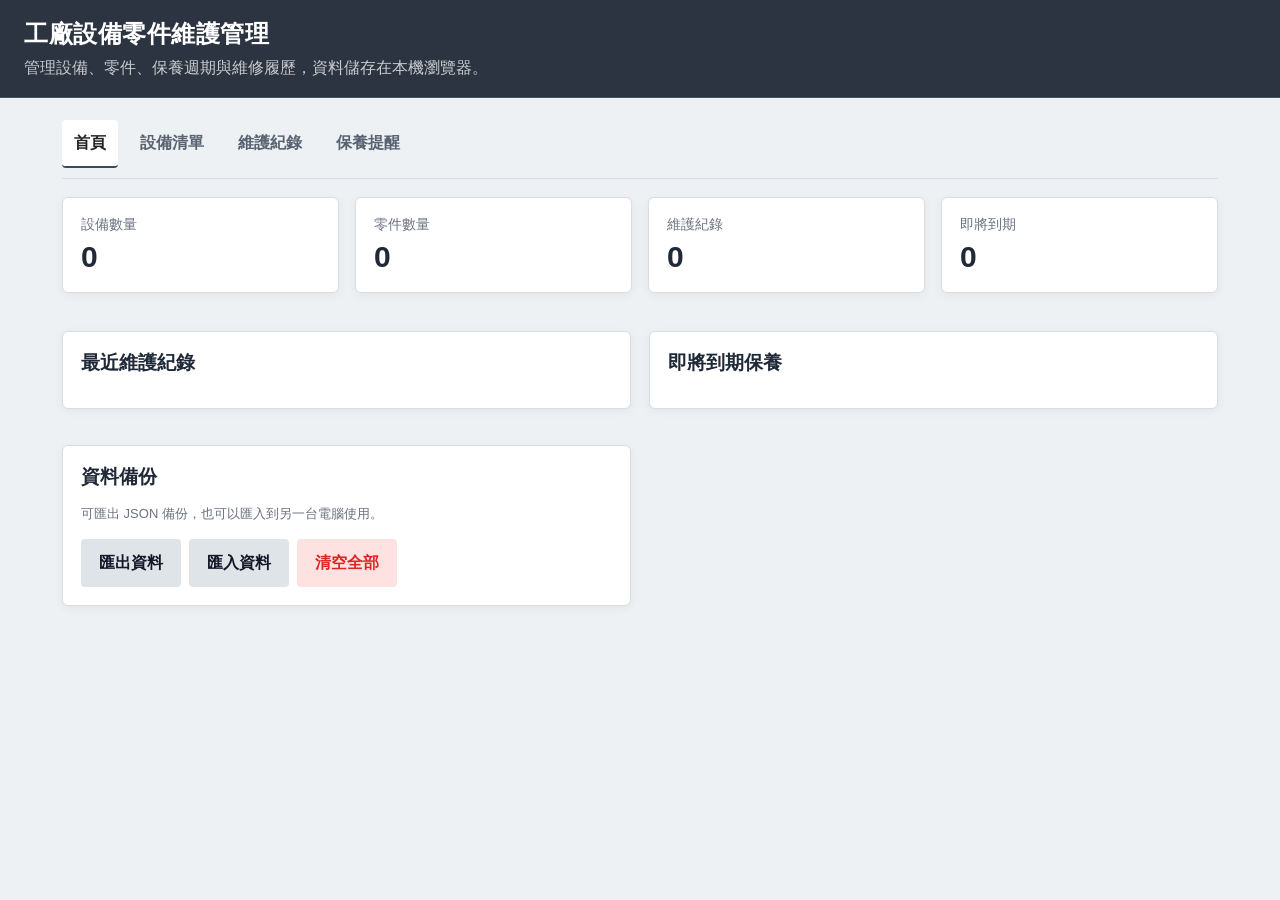
<file: index.html>
<!DOCTYPE html>

<html lang="zh-Hant">
<head>
<meta charset="utf-8"/>
<meta content="width=device-width, initial-scale=1.0" name="viewport"/>
<title>工廠設備零件維護管理</title>

<link href="styles.css" rel="stylesheet"/></head>
<body>
<header><h1>工廠設備零件維護管理</h1><p>管理設備、零件、保養週期與維修履歷，資料儲存在本機瀏覽器。</p></header>
<main>
<div class="tabs"><button class="tab active" onclick="showMainTab('home',this)">首頁</button><button class="tab" onclick="showMainTab('devices',this)">設備清單</button><button class="tab" onclick="showMainTab('records',this)">維護紀錄</button><button class="tab" onclick="showMainTab('due',this)">保養提醒</button></div>
<section id="page-home"><section class="dashboard"><div class="stat"><div class="label">設備數量</div><div class="num" id="statDevices">0</div></div><div class="stat"><div class="label">零件數量</div><div class="num" id="statParts">0</div></div><div class="stat"><div class="label">維護紀錄</div><div class="num" id="statRecords">0</div></div><div class="stat"><div class="label">即將到期</div><div class="num" id="statDue">0</div></div></section><section class="home-grid"><div class="card"><h2>最近維護紀錄</h2><div id="homeRecentRecords"></div></div><div class="card"><h2>即將到期保養</h2><div id="homeDueList"></div></div><div class="card"><h2>資料備份</h2><p class="note">可匯出 JSON 備份，也可以匯入到另一台電腦使用。</p><div class="actions"><button onclick="exportData()">匯出資料</button><button onclick="document.getElementById('importFile').click()">匯入資料</button><input accept=".json" class="hidden" id="importFile" onchange="importData(event)" type="file"/><button class="danger" onclick="clearAll()">清空全部</button></div></div></section></section>
<section class="hidden" id="page-devices"><div class="subtabs"><button class="subtab active" onclick="showDeviceSubTab('device-list',this)">設備清單</button><button class="subtab" onclick="showDeviceSubTab('part-list',this)">零件管理</button></div><div class="card" id="device-sub-device-list"><div class="toolbar"><h2>設備清單</h2><div class="toolbar-actions"><button class="primary" onclick="openNewDeviceDialog()">新增設備</button><div class="search-box"><input class="search" id="deviceSearch" type="search" oninput="toggleSearchClear();render()" placeholder="搜尋設備名稱、編號、位置"/><span class="search-clear hidden" id="deviceSearchClear" onclick="clearDeviceSearch()" role="button" tabindex="0" aria-label="清除搜尋">×</span></div></div></div><p class="note">點擊設備列可查看該設備的零件清單。</p><div id="deviceList"></div></div><div class="card hidden" id="device-sub-part-list"><div class="toolbar"><h2 id="selectedDeviceTitle">零件管理</h2><div class="toolbar-actions"><button class="primary" onclick="editSelectedDevice()">編輯設備</button><button class="primary" onclick="openPartDialog()">新增零件</button><div class="search-box"><input class="search" id="partSearch" type="search" oninput="togglePartSearchClear();render()" placeholder="搜尋零件名稱、Part Number"/><span class="search-clear hidden" id="partSearchClear" onclick="clearPartSearch()" role="button" tabindex="0" aria-label="清除搜尋">×</span></div></div></div><div id="partList"></div></div></section>
<section class="hidden" id="page-records"><div class="card"><h2>新增維護紀錄</h2><div class="row"><div><label>設備</label><select id="recordDevice" onchange="refreshRecordParts()"></select></div><div><label>零件</label><select id="recordPart"></select></div></div><div class="row"><div><label>維護日期</label><input id="recordDate" type="date"/></div><div><label>維護人員</label><input id="recordOwner" placeholder="姓名"/></div></div><label>維護內容 *</label><textarea id="recordDesc" placeholder="例：更換濾芯、檢查皮帶張力、清潔感測器"></textarea><div class="actions"><button class="primary" onclick="saveRecord()">新增紀錄</button></div></div><div class="card"><div class="toolbar"><h2>維護紀錄</h2><div class="toolbar-actions"><div class="search-box"><input class="search" id="recordSearch" type="search" oninput="toggleRecordSearchClear();render()" placeholder="搜尋設備、零件、人員、日期或維護內容"/><span class="search-clear hidden" id="recordSearchClear" onclick="clearRecordSearch()" role="button" tabindex="0" aria-label="清除搜尋">×</span></div></div></div><div id="recordList"></div></div></section>
<section class="hidden" id="page-due"><div class="card"><h2>保養提醒</h2><p class="note">依照零件的「保養週期」與最後一次維護日期計算。30 天內到期會顯示提醒。</p><div id="dueList"></div></div></section>
</main>

<div class="modal hidden" id="deviceModal" role="dialog" aria-modal="true" aria-labelledby="deviceFormTitle">
  <div class="modal-panel">
    <div class="modal-header">
      <h2 id="deviceFormTitle">新增設備</h2>
      <button class="icon-btn" onclick="closeDeviceDialog()" aria-label="關閉">×</button>
    </div>
    <input id="deviceEditId" type="hidden"/>
    <label>系統唯一識別碼</label>
    <input id="deviceUniqueCode" readonly placeholder="新增時自動產生">
    <p class="note">此識別碼由系統自動產生，用來辨別每一台設備，不會因設備名稱或設備編號修改而改變。</p>
    <label>設備名稱 *</label>
    <input id="deviceName" placeholder="例：CNC-01、空壓機 A"/>
    <div class="row">
      <div><label>設備編號</label><input id="deviceCode" placeholder="EQ-001"/></div>
      <div><label>位置</label><input id="deviceLocation" placeholder="一廠 2F"/></div>
    </div>
    <div class="row">
      <div><label>廠牌</label><input id="deviceBrand" placeholder="Brand"/></div>
      <div><label>型號</label><input id="deviceModel" placeholder="Model"/></div>
    </div>
    <label>序號</label>
    <input id="deviceSerial" placeholder="Serial Number"/>
    <label>備註</label>
    <textarea id="deviceNote" placeholder="可記錄用途、注意事項、SOP 位置等"></textarea>
    <div class="actions modal-actions">
      <button class="primary" onclick="saveDevice()">儲存設備</button>
      <button onclick="resetDeviceForm()">清除</button>
      <button onclick="closeDeviceDialog()">取消</button>
    </div>
  </div>
</div>

<script src="script.js"></script>
<div class="modal hidden" id="partModal"><div class="modal-panel"><div class="modal-header"><h2 id="partFormTitle">新增零件</h2><button class="icon-btn" onclick="closePartDialog()" aria-label="關閉">×</button></div><input id="partEditId" type="hidden"/>
<div><label>選擇設備</label><select id="partDevice" onchange="changePartDevice()"></select></div>
<div><label>零件名稱 *</label><input id="partName"/></div>
<div class="row"><div><label>Part Number</label><input id="partNumber"/></div><div><label>保養週期（天）</label><input id="partCycle" type="number"/></div></div>
<div class="actions"><button class="primary" onclick="savePart()">儲存</button><button onclick="closePartDialog()">取消</button></div></div></div>
</body>
</html>
</file>
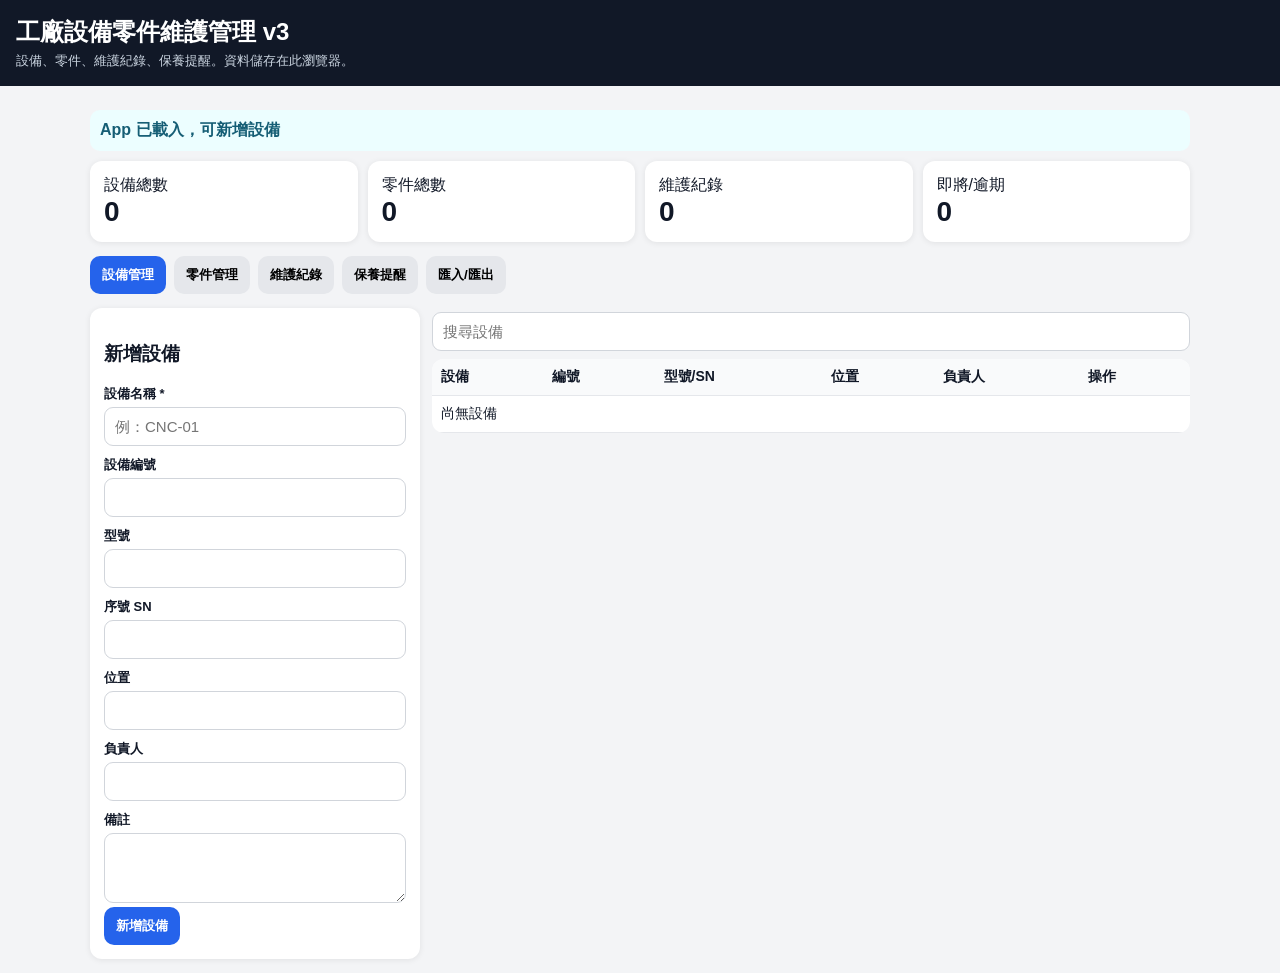
<file: factory_maintenance_app_v3.html>
<!doctype html>
<html lang="zh-Hant">
<head>
<meta charset="utf-8">
<meta name="viewport" content="width=device-width, initial-scale=1">
<title>工廠設備零件維護管理 v3</title>
<style>
body{font-family:-apple-system,BlinkMacSystemFont,'Segoe UI',Arial,sans-serif;margin:0;background:#f3f4f6;color:#111827}header{background:#111827;color:#fff;padding:16px}main{max-width:1100px;margin:auto;padding:14px}.cards{display:grid;grid-template-columns:repeat(4,1fr);gap:10px}.card{background:#fff;border-radius:12px;padding:14px;box-shadow:0 1px 6px rgba(0,0,0,.08)}.num{font-size:28px;font-weight:800}.tabs{display:flex;gap:8px;flex-wrap:wrap;margin:14px 0}.tab,.btn{border:0;border-radius:10px;padding:10px 12px;font-weight:700;cursor:pointer}.tab{background:#e5e7eb}.tab.active,.btn{background:#2563eb;color:#fff}.btn.gray{background:#6b7280}.btn.red{background:#dc2626}.btn.small{font-size:12px;padding:6px 8px}.page{display:none}.page.active{display:block}.layout{display:grid;grid-template-columns:330px 1fr;gap:12px}label{display:block;margin-top:10px;font-weight:700;font-size:13px}input,select,textarea{width:100%;box-sizing:border-box;margin-top:4px;padding:10px;border:1px solid #d1d5db;border-radius:9px;font-size:15px}textarea{min-height:70px}table{width:100%;border-collapse:collapse;background:#fff;border-radius:12px;overflow:hidden}th,td{border-bottom:1px solid #e5e7eb;padding:9px;text-align:left;vertical-align:top;font-size:14px}th{background:#f9fafb}.msg{margin:10px 0;padding:10px;border-radius:10px;background:#ecfeff;color:#155e75;font-weight:700;display:none}.badge{border-radius:99px;padding:4px 8px;font-weight:800;font-size:12px}.ok{background:#dcfce7;color:#166534}.warn{background:#fef3c7;color:#92400e}.bad{background:#fee2e2;color:#991b1b}@media(max-width:850px){.cards{grid-template-columns:repeat(2,1fr)}.layout{grid-template-columns:1fr}table{font-size:13px}}
</style>
</head>
<body>
<header><h2 style="margin:0">工廠設備零件維護管理 v3</h2><div style="font-size:13px;color:#cbd5e1;margin-top:4px">設備、零件、維護紀錄、保養提醒。資料儲存在此瀏覽器。</div></header>
<main>
<div id="msg" class="msg"></div>
<div class="cards"><div class="card">設備總數<div id="sEq" class="num">0</div></div><div class="card">零件總數<div id="sPart" class="num">0</div></div><div class="card">維護紀錄<div id="sLog" class="num">0</div></div><div class="card">即將/逾期<div id="sDue" class="num">0</div></div></div>
<div class="tabs"><button class="tab active" data-page="equipment">設備管理</button><button class="tab" data-page="parts">零件管理</button><button class="tab" data-page="logs">維護紀錄</button><button class="tab" data-page="alerts">保養提醒</button><button class="tab" data-page="backup">匯入/匯出</button></div>
<section id="equipment" class="page active"><div class="layout"><div class="card"><h3>新增設備</h3><label>設備名稱 *</label><input id="eqName" placeholder="例：CNC-01"><label>設備編號</label><input id="eqCode"><label>型號</label><input id="eqModel"><label>序號 SN</label><input id="eqSn"><label>位置</label><input id="eqLoc"><label>負責人</label><input id="eqOwner"><label>備註</label><textarea id="eqNote"></textarea><button id="btnAddEq" class="btn" type="button">新增設備</button></div><div><input id="eqSearch" placeholder="搜尋設備" style="margin-bottom:8px"><table><thead><tr><th>設備</th><th>編號</th><th>型號/SN</th><th>位置</th><th>負責人</th><th>操作</th></tr></thead><tbody id="eqRows"></tbody></table></div></div></section>
<section id="parts" class="page"><div class="layout"><div class="card"><h3>新增零件</h3><label>所屬設備 *</label><select id="partEq"></select><label>零件名稱 *</label><input id="partName"><label>Part Number</label><input id="partNo"><label>供應商</label><input id="partVendor"><label>庫存數量</label><input id="partStock" type="number" value="0"><label>更換週期天數</label><input id="partCycle" type="number" placeholder="例：90"><label>上次更換日期</label><input id="partLast" type="date"><button id="btnAddPart" class="btn" type="button">新增零件</button></div><div><input id="partSearch" placeholder="搜尋零件" style="margin-bottom:8px"><table><thead><tr><th>零件</th><th>設備</th><th>PN/供應商</th><th>庫存</th><th>下次保養</th><th>狀態</th><th>操作</th></tr></thead><tbody id="partRows"></tbody></table></div></div></section>
<section id="logs" class="page"><div class="layout"><div class="card"><h3>新增維護紀錄</h3><label>設備 *</label><select id="logEq"></select><label>零件</label><select id="logPart"></select><label>日期</label><input id="logDate" type="date"><label>類型</label><select id="logType"><option>定期保養</option><option>零件更換</option><option>故障維修</option><option>檢查</option></select><label>維修人員</label><input id="logWorker"><label>停機時間 hr</label><input id="logDown" type="number" value="0"><label>費用</label><input id="logCost" type="number" value="0"><label>內容</label><textarea id="logDetail"></textarea><button id="btnAddLog" class="btn" type="button">新增維護紀錄</button></div><div><input id="logSearch" placeholder="搜尋紀錄" style="margin-bottom:8px"><table><thead><tr><th>日期</th><th>設備/零件</th><th>類型</th><th>人員</th><th>停機/費用</th><th>內容</th><th>操作</th></tr></thead><tbody id="logRows"></tbody></table></div></div></section>
<section id="alerts" class="page"><table><thead><tr><th>狀態</th><th>設備</th><th>零件</th><th>上次</th><th>週期</th><th>下次</th><th>剩餘天數</th></tr></thead><tbody id="alertRows"></tbody></table></section>
<section id="backup" class="page"><div class="card"><button id="btnExport" class="btn" type="button">匯出 JSON</button> <button id="btnClear" class="btn red" type="button">清空全部</button><label>貼上 JSON 匯入</label><textarea id="importText" style="min-height:160px"></textarea><button id="btnImport" class="btn gray" type="button">匯入</button></div></section>
</main>
<script>
(function(){
'use strict';
var KEY='factory-maintenance-v3';
var db={equipment:[],parts:[],logs:[]};
var storageOK=true;
function el(id){return document.getElementById(id)}
function val(id){var x=el(id);return x?String(x.value||'').trim():''}
function msg(t){var m=el('msg');m.textContent=t;m.style.display='block';setTimeout(function(){m.style.display='none'},2500)}
function safeText(s){return String(s||'').replace(/[&<>"']/g,function(c){return {'&':'&amp;','<':'&lt;','>':'&gt;','"':'&quot;',"'":'&#39;'}[c]})}
function load(){try{var raw=localStorage.getItem(KEY); if(raw){var d=JSON.parse(raw); if(d&&d.equipment&&d.parts&&d.logs) db=d}}catch(e){storageOK=false;msg('本瀏覽器無法使用 localStorage，資料只會暫存在本頁。')}}
function save(){try{if(storageOK)localStorage.setItem(KEY,JSON.stringify(db))}catch(e){storageOK=false;msg('儲存失敗：瀏覽器可能限制本機儲存。')}render()}
function uid(){return 'id'+Date.now()+Math.floor(Math.random()*10000)}
function eqName(id){for(var i=0;i<db.equipment.length;i++){if(db.equipment[i].id===id)return db.equipment[i].name+' ('+(db.equipment[i].code||'-')+')'}return '-'}
function partName(id){for(var i=0;i<db.parts.length;i++){if(db.parts[i].id===id)return db.parts[i].name}return '-'}
function nextDate(p){if(!p.last||!p.cycle)return '';var d=new Date(p.last+'T00:00:00');d.setDate(d.getDate()+Number(p.cycle));return d.toISOString().slice(0,10)}
function daysLeft(ds){if(!ds)return null;var d=new Date(ds+'T00:00:00');var n=new Date();n.setHours(0,0,0,0);return Math.ceil((d-n)/86400000)}
function badge(d){if(d===null)return '<span class="badge warn">未設定</span>';if(d<0)return '<span class="badge bad">逾期</span>';if(d<=14)return '<span class="badge warn">即將到期</span>';return '<span class="badge ok">正常</span>'}
function updateSelects(){var opts='<option value="">請選擇</option>';for(var i=0;i<db.equipment.length;i++){var e=db.equipment[i];opts+='<option value="'+e.id+'">'+safeText(e.name)+' ('+safeText(e.code||'-')+')</option>'}el('partEq').innerHTML=opts;el('logEq').innerHTML=opts;updateLogParts()}
function updateLogParts(){var eid=val('logEq');var opts='<option value="">不指定</option>';for(var i=0;i<db.parts.length;i++){var p=db.parts[i];if(!eid||p.equipmentId===eid)opts+='<option value="'+p.id+'">'+safeText(p.name)+' ('+safeText(p.partNo||'-')+')</option>'}el('logPart').innerHTML=opts}
function render(){updateSelects();el('sEq').textContent=db.equipment.length;el('sPart').textContent=db.parts.length;el('sLog').textContent=db.logs.length;var due=0;for(var i=0;i<db.parts.length;i++){var dl=daysLeft(nextDate(db.parts[i]));if(dl!==null&&dl<=14)due++}el('sDue').textContent=due;renderEq();renderParts();renderLogs();renderAlerts()}
function renderEq(){var q=val('eqSearch').toLowerCase();var h='';for(var i=0;i<db.equipment.length;i++){var e=db.equipment[i];if(JSON.stringify(e).toLowerCase().indexOf(q)<0)continue;h+='<tr><td><b>'+safeText(e.name)+'</b><br>'+safeText(e.note)+'</td><td>'+safeText(e.code||'-')+'</td><td>'+safeText(e.model||'-')+'<br>'+safeText(e.sn)+'</td><td>'+safeText(e.location||'-')+'</td><td>'+safeText(e.owner||'-')+'</td><td><button class="btn small red" data-del="equipment" data-id="'+e.id+'">刪除</button></td></tr>'}el('eqRows').innerHTML=h||'<tr><td colspan="6">尚無設備</td></tr>'}
function renderParts(){var q=val('partSearch').toLowerCase();var h='';for(var i=0;i<db.parts.length;i++){var p=db.parts[i];var text=(JSON.stringify(p)+eqName(p.equipmentId)).toLowerCase();if(text.indexOf(q)<0)continue;var nd=nextDate(p),dl=daysLeft(nd);h+='<tr><td><b>'+safeText(p.name)+'</b></td><td>'+safeText(eqName(p.equipmentId))+'</td><td>'+safeText(p.partNo||'-')+'<br>'+safeText(p.vendor)+'</td><td>'+p.stock+'</td><td>'+(nd||'-')+'</td><td>'+badge(dl)+'</td><td><button class="btn small red" data-del="parts" data-id="'+p.id+'">刪除</button></td></tr>'}el('partRows').innerHTML=h||'<tr><td colspan="7">尚無零件</td></tr>'}
function renderLogs(){var q=val('logSearch').toLowerCase();var arr=db.logs.slice().sort(function(a,b){return String(b.date).localeCompare(String(a.date))});var h='';for(var i=0;i<arr.length;i++){var l=arr[i];var text=(JSON.stringify(l)+eqName(l.equipmentId)+partName(l.partId)).toLowerCase();if(text.indexOf(q)<0)continue;h+='<tr><td>'+safeText(l.date||'-')+'</td><td>'+safeText(eqName(l.equipmentId))+'<br>'+safeText(partName(l.partId))+'</td><td>'+safeText(l.type)+'</td><td>'+safeText(l.worker||'-')+'</td><td>'+l.downtime+' hr<br>$'+l.cost+'</td><td>'+safeText(l.detail||'-')+'</td><td><button class="btn small red" data-del="logs" data-id="'+l.id+'">刪除</button></td></tr>'}el('logRows').innerHTML=h||'<tr><td colspan="7">尚無紀錄</td></tr>'}
function renderAlerts(){var h='';for(var i=0;i<db.parts.length;i++){var p=db.parts[i],nd=nextDate(p),dl=daysLeft(nd);h+='<tr><td>'+badge(dl)+'</td><td>'+safeText(eqName(p.equipmentId))+'</td><td>'+safeText(p.name)+'</td><td>'+safeText(p.last||'-')+'</td><td>'+safeText(p.cycle||'-')+' 天</td><td>'+(nd||'-')+'</td><td>'+(dl===null?'-':dl)+'</td></tr>'}el('alertRows').innerHTML=h||'<tr><td colspan="7">尚無提醒</td></tr>'}
function addEq(){var name=val('eqName');if(!name){msg('請先輸入設備名稱');return}db.equipment.push({id:uid(),name:name,code:val('eqCode'),model:val('eqModel'),sn:val('eqSn'),location:val('eqLoc'),owner:val('eqOwner'),note:val('eqNote')});['eqName','eqCode','eqModel','eqSn','eqLoc','eqOwner','eqNote'].forEach(function(id){el(id).value=''}) ;save();msg('已新增設備')}
function addPart(){if(!val('partEq')){msg('請先選擇所屬設備');return}if(!val('partName')){msg('請輸入零件名稱');return}db.parts.push({id:uid(),equipmentId:val('partEq'),name:val('partName'),partNo:val('partNo'),vendor:val('partVendor'),stock:Number(val('partStock')||0),cycle:Number(val('partCycle')||0),last:val('partLast')});['partName','partNo','partVendor','partCycle'].forEach(function(id){el(id).value=''}) ;el('partStock').value='0';save();msg('已新增零件')}
function addLog(){if(!val('logEq')){msg('請先選擇設備');return}var l={id:uid(),equipmentId:val('logEq'),partId:val('logPart'),date:val('logDate'),type:val('logType'),worker:val('logWorker'),downtime:Number(val('logDown')||0),cost:Number(val('logCost')||0),detail:val('logDetail')};db.logs.push(l);for(var i=0;i<db.parts.length;i++){if(db.parts[i].id===l.partId&&(l.type==='零件更換'||l.type==='定期保養'))db.parts[i].last=l.date}['logWorker','logDown','logCost','logDetail'].forEach(function(id){el(id).value=(id==='logDown'||id==='logCost')?'0':''}) ;save();msg('已新增維護紀錄')}
function del(type,id){if(!confirm('確定刪除？'))return;db[type]=db[type].filter(function(x){return x.id!==id});if(type==='equipment'){db.parts=db.parts.filter(function(p){return p.equipmentId!==id});db.logs=db.logs.filter(function(l){return l.equipmentId!==id})}if(type==='parts'){db.logs=db.logs.filter(function(l){return l.partId!==id})}save();msg('已刪除')}
function bind(){el('btnAddEq').addEventListener('click',addEq);el('btnAddPart').addEventListener('click',addPart);el('btnAddLog').addEventListener('click',addLog);el('logEq').addEventListener('change',updateLogParts);['eqSearch','partSearch','logSearch'].forEach(function(id){el(id).addEventListener('input',render)});document.body.addEventListener('click',function(ev){var t=ev.target;if(t.getAttribute('data-page')){var p=t.getAttribute('data-page');document.querySelectorAll('.tab').forEach(function(b){b.classList.remove('active')});t.classList.add('active');document.querySelectorAll('.page').forEach(function(s){s.classList.remove('active')});el(p).classList.add('active')}if(t.getAttribute('data-del'))del(t.getAttribute('data-del'),t.getAttribute('data-id'))});el('btnExport').addEventListener('click',function(){var blob=new Blob([JSON.stringify(db,null,2)],{type:'application/json'});var a=document.createElement('a');a.href=URL.createObjectURL(blob);a.download='factory-maintenance-data.json';a.click();msg('已匯出')});el('btnImport').addEventListener('click',function(){try{var d=JSON.parse(val('importText'));if(!d.equipment||!d.parts||!d.logs)throw new Error('bad');db=d;save();msg('匯入完成')}catch(e){msg('JSON 格式錯誤')}});el('btnClear').addEventListener('click',function(){if(confirm('確定清空全部資料？')){db={equipment:[],parts:[],logs:[]};save();msg('已清空')}})}
window.onerror=function(m){msg('程式錯誤：'+m);return false};
load();bind();var d=new Date().toISOString().slice(0,10);el('partLast').value=d;el('logDate').value=d;render();msg('App 已載入，可新增設備');
})();
</script>
</body>
</html>
</file>
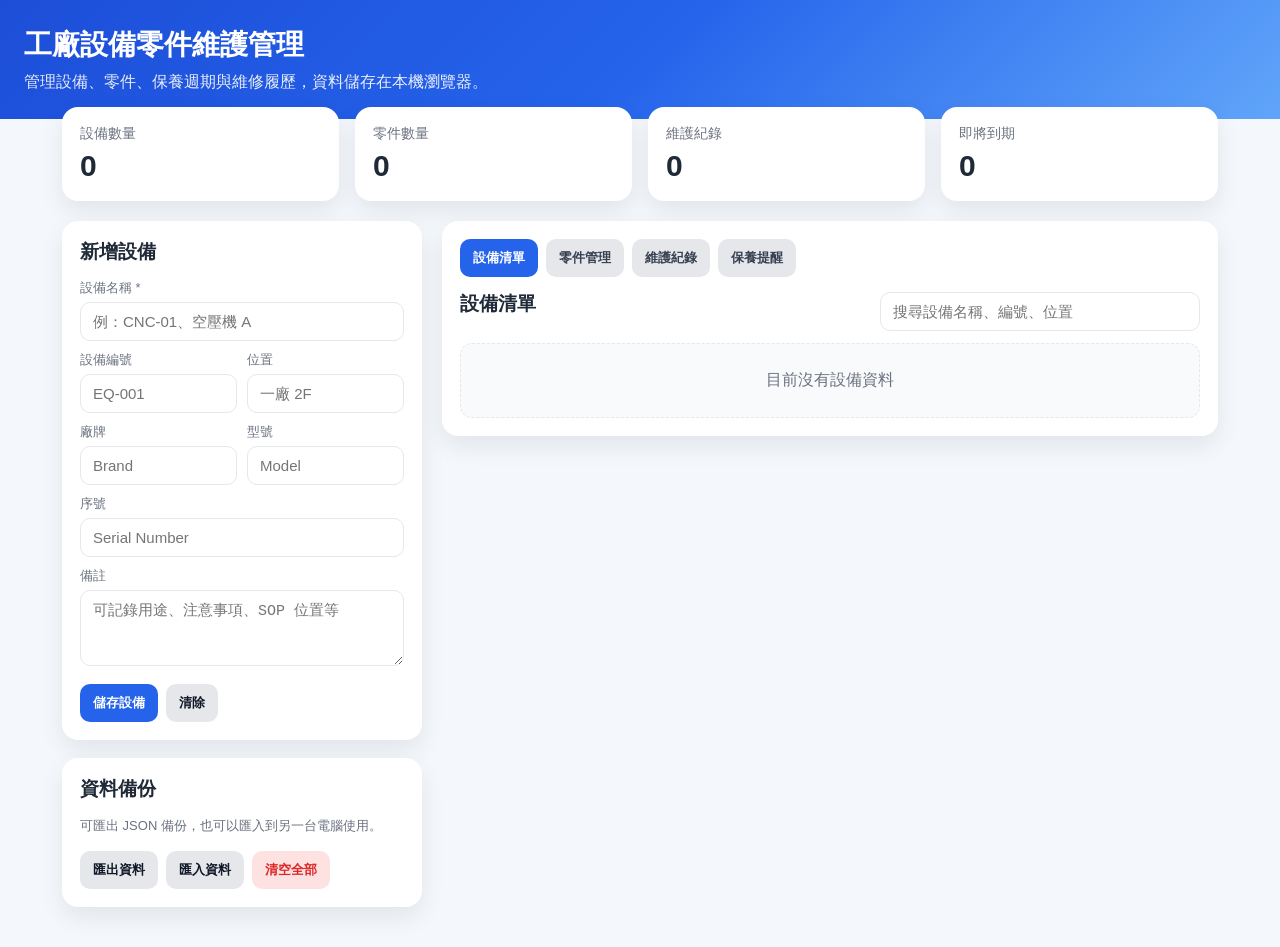
<file: index.html.html>
<!DOCTYPE html>
<html lang="zh-Hant">
<head>
  <meta charset="UTF-8" />
  <meta name="viewport" content="width=device-width, initial-scale=1.0" />
  <title>工廠設備零件維護管理</title>
  <style>
    :root{
      --bg:#f4f7fb;
      --card:#ffffff;
      --primary:#2563eb;
      --primary-dark:#1d4ed8;
      --text:#1f2937;
      --muted:#6b7280;
      --border:#e5e7eb;
      --danger:#dc2626;
      --warning:#f59e0b;
      --success:#16a34a;
      --shadow:0 10px 25px rgba(15,23,42,.08);
      --radius:16px;
    }
    *{box-sizing:border-box}
    body{
      margin:0;
      font-family:-apple-system,BlinkMacSystemFont,"Segoe UI","Noto Sans TC",Arial,sans-serif;
      background:var(--bg);
      color:var(--text);
    }
    header{
      background:linear-gradient(135deg,#1d4ed8,#2563eb,#60a5fa);
      color:white;
      padding:26px 24px;
    }
    header h1{margin:0;font-size:28px}
    header p{margin:8px 0 0;opacity:.9}
    main{max-width:1200px;margin:0 auto;padding:22px}
    .dashboard{
      display:grid;
      grid-template-columns:repeat(4,minmax(0,1fr));
      gap:16px;
      margin-top:-34px;
      margin-bottom:20px;
    }
    .stat{
      background:var(--card);
      border-radius:var(--radius);
      box-shadow:var(--shadow);
      padding:18px;
    }
    .stat .label{color:var(--muted);font-size:14px}
    .stat .num{font-size:30px;font-weight:800;margin-top:6px}
    .grid{
      display:grid;
      grid-template-columns:360px 1fr;
      gap:20px;
      align-items:start;
    }
    .card{
      background:var(--card);
      border-radius:var(--radius);
      box-shadow:var(--shadow);
      padding:18px;
      margin-bottom:18px;
    }
    .card h2{
      margin:0 0 14px;
      font-size:19px;
    }
    label{
      display:block;
      font-size:13px;
      color:var(--muted);
      margin:10px 0 5px;
    }
    input,select,textarea{
      width:100%;
      border:1px solid var(--border);
      border-radius:10px;
      padding:10px 12px;
      font-size:15px;
      background:#fff;
    }
    textarea{min-height:76px;resize:vertical}
    .row{display:grid;grid-template-columns:1fr 1fr;gap:10px}
    .actions{
      display:flex;
      gap:8px;
      flex-wrap:wrap;
      margin-top:14px;
    }
    button{
      border:0;
      border-radius:10px;
      padding:10px 13px;
      cursor:pointer;
      font-weight:700;
      background:#e5e7eb;
      color:#111827;
    }
    button.primary{background:var(--primary);color:#fff}
    button.primary:hover{background:var(--primary-dark)}
    button.danger{background:#fee2e2;color:var(--danger)}
    button.small{padding:7px 9px;font-size:13px}
    table{
      width:100%;
      border-collapse:collapse;
      overflow:hidden;
      border-radius:12px;
    }
    th,td{
      text-align:left;
      border-bottom:1px solid var(--border);
      padding:11px 9px;
      vertical-align:top;
      font-size:14px;
    }
    th{color:var(--muted);font-weight:700;background:#f9fafb}
    tr:hover td{background:#f9fafb}
    .tabs{display:flex;gap:8px;margin-bottom:14px;flex-wrap:wrap}
    .tab{
      background:#e5e7eb;
      color:#374151;
    }
    .tab.active{
      background:var(--primary);
      color:#fff;
    }
    .hidden{display:none}
    .badge{
      display:inline-flex;
      align-items:center;
      border-radius:999px;
      padding:3px 8px;
      font-size:12px;
      font-weight:700;
      background:#e0f2fe;
      color:#0369a1;
    }
    .badge.due{background:#fef3c7;color:#92400e}
    .badge.overdue{background:#fee2e2;color:#991b1b}
    .empty{
      text-align:center;
      padding:26px;
      color:var(--muted);
      background:#f9fafb;
      border:1px dashed var(--border);
      border-radius:12px;
    }
    .toolbar{
      display:flex;
      justify-content:space-between;
      gap:12px;
      align-items:center;
      margin-bottom:12px;
      flex-wrap:wrap;
    }
    .search{max-width:320px}
    .note{font-size:13px;color:var(--muted);line-height:1.6}
    @media(max-width:900px){
      .dashboard{grid-template-columns:repeat(2,1fr);margin-top:0}
      .grid{grid-template-columns:1fr}
    }
    @media(max-width:560px){
      .dashboard{grid-template-columns:1fr}
      .row{grid-template-columns:1fr}
      main{padding:14px}
      header h1{font-size:23px}
    }
  </style>
</head>
<body>
<header>
  <h1>工廠設備零件維護管理</h1>
  <p>管理設備、零件、保養週期與維修履歷，資料儲存在本機瀏覽器。</p>
</header>

<main>
  <section class="dashboard">
    <div class="stat"><div class="label">設備數量</div><div class="num" id="statDevices">0</div></div>
    <div class="stat"><div class="label">零件數量</div><div class="num" id="statParts">0</div></div>
    <div class="stat"><div class="label">維護紀錄</div><div class="num" id="statRecords">0</div></div>
    <div class="stat"><div class="label">即將到期</div><div class="num" id="statDue">0</div></div>
  </section>

  <section class="grid">
    <div>
      <div class="card">
        <h2 id="deviceFormTitle">新增設備</h2>
        <input type="hidden" id="deviceEditId" />
        <label>設備名稱 *</label>
        <input id="deviceName" placeholder="例：CNC-01、空壓機 A" />
        <div class="row">
          <div>
            <label>設備編號</label>
            <input id="deviceCode" placeholder="EQ-001" />
          </div>
          <div>
            <label>位置</label>
            <input id="deviceLocation" placeholder="一廠 2F" />
          </div>
        </div>
        <div class="row">
          <div>
            <label>廠牌</label>
            <input id="deviceBrand" placeholder="Brand" />
          </div>
          <div>
            <label>型號</label>
            <input id="deviceModel" placeholder="Model" />
          </div>
        </div>
        <label>序號</label>
        <input id="deviceSerial" placeholder="Serial Number" />
        <label>備註</label>
        <textarea id="deviceNote" placeholder="可記錄用途、注意事項、SOP 位置等"></textarea>
        <div class="actions">
          <button class="primary" onclick="saveDevice()">儲存設備</button>
          <button onclick="resetDeviceForm()">清除</button>
        </div>
      </div>

      <div class="card">
        <h2>資料備份</h2>
        <p class="note">可匯出 JSON 備份，也可以匯入到另一台電腦使用。</p>
        <div class="actions">
          <button onclick="exportData()">匯出資料</button>
          <button onclick="document.getElementById('importFile').click()">匯入資料</button>
          <input id="importFile" type="file" accept=".json" class="hidden" onchange="importData(event)">
          <button class="danger" onclick="clearAll()">清空全部</button>
        </div>
      </div>
    </div>

    <div>
      <div class="card">
        <div class="tabs">
          <button class="tab active" onclick="showTab('devices', this)">設備清單</button>
          <button class="tab" onclick="showTab('parts', this)">零件管理</button>
          <button class="tab" onclick="showTab('records', this)">維護紀錄</button>
          <button class="tab" onclick="showTab('due', this)">保養提醒</button>
        </div>

        <div id="tab-devices">
          <div class="toolbar">
            <h2>設備清單</h2>
            <input class="search" id="deviceSearch" placeholder="搜尋設備名稱、編號、位置" oninput="render()">
          </div>
          <div id="deviceList"></div>
        </div>

        <div id="tab-parts" class="hidden">
          <h2>零件管理</h2>
          <input type="hidden" id="partEditId" />
          <div class="row">
            <div>
              <label>選擇設備</label>
              <select id="partDevice"></select>
            </div>
            <div>
              <label>零件名稱 *</label>
              <input id="partName" placeholder="例：皮帶、濾芯、馬達" />
            </div>
          </div>
          <div class="row">
            <div>
              <label>Part Number</label>
              <input id="partNumber" placeholder="PN-1234" />
            </div>
            <div>
              <label>保養週期（天）</label>
              <input id="partCycle" type="number" min="0" placeholder="例：90" />
            </div>
          </div>
          <div class="actions">
            <button class="primary" onclick="savePart()">新增 / 更新零件</button>
            <button onclick="resetPartForm()">清除</button>
          </div>
          <div id="partList"></div>
        </div>

        <div id="tab-records" class="hidden">
          <h2>維護紀錄</h2>
          <div class="row">
            <div>
              <label>設備</label>
              <select id="recordDevice" onchange="refreshRecordParts()"></select>
            </div>
            <div>
              <label>零件</label>
              <select id="recordPart"></select>
            </div>
          </div>
          <div class="row">
            <div>
              <label>維護日期</label>
              <input id="recordDate" type="date" />
            </div>
            <div>
              <label>維護人員</label>
              <input id="recordOwner" placeholder="姓名" />
            </div>
          </div>
          <label>維護內容 *</label>
          <textarea id="recordDesc" placeholder="例：更換濾芯、檢查皮帶張力、清潔感測器"></textarea>
          <div class="actions">
            <button class="primary" onclick="saveRecord()">新增紀錄</button>
          </div>
          <div id="recordList"></div>
        </div>

        <div id="tab-due" class="hidden">
          <h2>保養提醒</h2>
          <p class="note">依照零件的「保養週期」與最後一次維護日期計算。30 天內到期會顯示提醒。</p>
          <div id="dueList"></div>
        </div>
      </div>
    </div>
  </section>
</main>

<script>
const STORAGE_KEY = "factoryMaintenanceDataV2";
let data = JSON.parse(localStorage.getItem(STORAGE_KEY) || '{"devices":[],"parts":[],"records":[]}');

function uid(){
  return Date.now().toString(36) + Math.random().toString(36).slice(2,7);
}
function save(){
  localStorage.setItem(STORAGE_KEY, JSON.stringify(data));
}
function escapeHtml(str){
  return String(str || "").replace(/[&<>"']/g, s => ({'&':'&amp;','<':'&lt;','>':'&gt;','"':'&quot;',"'":'&#39;'}[s]));
}
function today(){
  return new Date().toISOString().slice(0,10);
}
function addDays(dateStr, days){
  const d = new Date(dateStr + "T00:00:00");
  d.setDate(d.getDate() + Number(days || 0));
  return d.toISOString().slice(0,10);
}
function diffDays(dateStr){
  const target = new Date(dateStr + "T00:00:00");
  const now = new Date(today() + "T00:00:00");
  return Math.ceil((target - now) / 86400000);
}
function deviceName(id){
  const d = data.devices.find(x => x.id === id);
  return d ? d.name : "未指定設備";
}
function partName(id){
  const p = data.parts.find(x => x.id === id);
  return p ? p.name : "未指定零件";
}

function saveDevice(){
  const id = document.getElementById("deviceEditId").value;
  const name = document.getElementById("deviceName").value.trim();
  if(!name){ alert("請輸入設備名稱"); return; }

  const item = {
    id: id || uid(),
    name,
    code: document.getElementById("deviceCode").value.trim(),
    location: document.getElementById("deviceLocation").value.trim(),
    brand: document.getElementById("deviceBrand").value.trim(),
    model: document.getElementById("deviceModel").value.trim(),
    serial: document.getElementById("deviceSerial").value.trim(),
    note: document.getElementById("deviceNote").value.trim()
  };

  if(id){
    const idx = data.devices.findIndex(x => x.id === id);
    if(idx >= 0) data.devices[idx] = item;
  }else{
    data.devices.push(item);
  }
  resetDeviceForm();
  save();
  render();
}

function editDevice(id){
  const d = data.devices.find(x => x.id === id);
  if(!d) return;
  document.getElementById("deviceFormTitle").textContent = "編輯設備";
  document.getElementById("deviceEditId").value = d.id;
  document.getElementById("deviceName").value = d.name || "";
  document.getElementById("deviceCode").value = d.code || "";
  document.getElementById("deviceLocation").value = d.location || "";
  document.getElementById("deviceBrand").value = d.brand || "";
  document.getElementById("deviceModel").value = d.model || "";
  document.getElementById("deviceSerial").value = d.serial || "";
  document.getElementById("deviceNote").value = d.note || "";
  window.scrollTo({top:0, behavior:"smooth"});
}

function resetDeviceForm(){
  document.getElementById("deviceFormTitle").textContent = "新增設備";
  ["deviceEditId","deviceName","deviceCode","deviceLocation","deviceBrand","deviceModel","deviceSerial","deviceNote"].forEach(id => document.getElementById(id).value = "");
}

function deleteDevice(id){
  if(!confirm("確定刪除此設備？相關零件與維護紀錄也會刪除。")) return;
  data.devices = data.devices.filter(x => x.id !== id);
  const partIds = data.parts.filter(p => p.deviceId === id).map(p => p.id);
  data.parts = data.parts.filter(p => p.deviceId !== id);
  data.records = data.records.filter(r => r.deviceId !== id && !partIds.includes(r.partId));
  save();
  render();
}

function savePart(){
  const editId = document.getElementById("partEditId").value;
  const deviceId = document.getElementById("partDevice").value;
  const name = document.getElementById("partName").value.trim();
  if(!deviceId){ alert("請先新增或選擇設備"); return; }
  if(!name){ alert("請輸入零件名稱"); return; }

  const item = {
    id: editId || uid(),
    deviceId,
    name,
    number: document.getElementById("partNumber").value.trim(),
    cycle: Number(document.getElementById("partCycle").value || 0)
  };

  if(editId){
    const idx = data.parts.findIndex(x => x.id === editId);
    if(idx >= 0) data.parts[idx] = item;
  }else{
    data.parts.push(item);
  }

  resetPartForm();
  save();
  render();
}

function editPart(id){
  const p = data.parts.find(x => x.id === id);
  if(!p) return;
  document.getElementById("partEditId").value = p.id;
  document.getElementById("partDevice").value = p.deviceId || "";
  document.getElementById("partName").value = p.name || "";
  document.getElementById("partNumber").value = p.number || "";
  document.getElementById("partCycle").value = p.cycle || "";
}

function resetPartForm(){
  ["partEditId","partName","partNumber","partCycle"].forEach(id => document.getElementById(id).value = "");
}

function deletePart(id){
  if(!confirm("確定刪除此零件？相關維護紀錄也會刪除。")) return;
  data.parts = data.parts.filter(x => x.id !== id);
  data.records = data.records.filter(x => x.partId !== id);
  save();
  render();
}

function saveRecord(){
  const deviceId = document.getElementById("recordDevice").value;
  const partId = document.getElementById("recordPart").value;
  const desc = document.getElementById("recordDesc").value.trim();
  if(!deviceId){ alert("請先選擇設備"); return; }
  if(!desc){ alert("請輸入維護內容"); return; }
  data.records.push({
    id: uid(),
    deviceId,
    partId,
    date: document.getElementById("recordDate").value || today(),
    owner: document.getElementById("recordOwner").value.trim(),
    desc
  });
  document.getElementById("recordDate").value = today();
  document.getElementById("recordOwner").value = "";
  document.getElementById("recordDesc").value = "";
  save();
  render();
}

function deleteRecord(id){
  if(!confirm("確定刪除此維護紀錄？")) return;
  data.records = data.records.filter(x => x.id !== id);
  save();
  render();
}

function refreshSelects(){
  const deviceOptions = data.devices.map(d => `<option value="${d.id}">${escapeHtml(d.name)}${d.code ? " / " + escapeHtml(d.code) : ""}</option>`).join("");
  document.getElementById("partDevice").innerHTML = deviceOptions || '<option value="">尚無設備</option>';
  document.getElementById("recordDevice").innerHTML = deviceOptions || '<option value="">尚無設備</option>';
  refreshRecordParts();
}

function refreshRecordParts(){
  const deviceId = document.getElementById("recordDevice").value;
  const parts = data.parts.filter(p => p.deviceId === deviceId);
  document.getElementById("recordPart").innerHTML =
    '<option value="">不指定零件</option>' +
    parts.map(p => `<option value="${p.id}">${escapeHtml(p.name)}</option>`).join("");
}

function renderDevices(){
  const q = (document.getElementById("deviceSearch")?.value || "").toLowerCase();
  const list = data.devices.filter(d => [d.name,d.code,d.location,d.brand,d.model,d.serial].join(" ").toLowerCase().includes(q));
  if(!list.length){
    document.getElementById("deviceList").innerHTML = '<div class="empty">目前沒有設備資料</div>';
    return;
  }
  document.getElementById("deviceList").innerHTML = `
    <table>
      <thead><tr><th>設備</th><th>位置</th><th>型號 / 序號</th><th>零件</th><th>操作</th></tr></thead>
      <tbody>
      ${list.map(d => `
        <tr>
          <td><b>${escapeHtml(d.name)}</b><br><span class="note">${escapeHtml(d.code || "-")}</span></td>
          <td>${escapeHtml(d.location || "-")}</td>
          <td>${escapeHtml([d.brand,d.model].filter(Boolean).join(" ") || "-")}<br><span class="note">${escapeHtml(d.serial || "")}</span></td>
          <td>${data.parts.filter(p => p.deviceId === d.id).length}</td>
          <td>
            <button class="small primary" onclick="editDevice('${d.id}')">編輯</button>
            <button class="small danger" onclick="deleteDevice('${d.id}')">刪除</button>
          </td>
        </tr>`).join("")}
      </tbody>
    </table>`;
}

function renderParts(){
  if(!data.parts.length){
    document.getElementById("partList").innerHTML = '<div class="empty" style="margin-top:14px">目前沒有零件資料</div>';
    return;
  }
  document.getElementById("partList").innerHTML = `
    <table style="margin-top:14px">
      <thead><tr><th>設備</th><th>零件</th><th>Part Number</th><th>週期</th><th>操作</th></tr></thead>
      <tbody>
      ${data.parts.map(p => `
        <tr>
          <td>${escapeHtml(deviceName(p.deviceId))}</td>
          <td><b>${escapeHtml(p.name)}</b></td>
          <td>${escapeHtml(p.number || "-")}</td>
          <td>${p.cycle ? p.cycle + " 天" : "-"}</td>
          <td>
            <button class="small primary" onclick="editPart('${p.id}')">編輯</button>
            <button class="small danger" onclick="deletePart('${p.id}')">刪除</button>
          </td>
        </tr>`).join("")}
      </tbody>
    </table>`;
}

function renderRecords(){
  if(!data.records.length){
    document.getElementById("recordList").innerHTML = '<div class="empty" style="margin-top:14px">目前沒有維護紀錄</div>';
    return;
  }
  const sorted = [...data.records].sort((a,b) => (b.date || "").localeCompare(a.date || ""));
  document.getElementById("recordList").innerHTML = `
    <table style="margin-top:14px">
      <thead><tr><th>日期</th><th>設備 / 零件</th><th>內容</th><th>人員</th><th>操作</th></tr></thead>
      <tbody>
      ${sorted.map(r => `
        <tr>
          <td>${escapeHtml(r.date || "-")}</td>
          <td><b>${escapeHtml(deviceName(r.deviceId))}</b><br><span class="note">${escapeHtml(r.partId ? partName(r.partId) : "未指定零件")}</span></td>
          <td>${escapeHtml(r.desc)}</td>
          <td>${escapeHtml(r.owner || "-")}</td>
          <td><button class="small danger" onclick="deleteRecord('${r.id}')">刪除</button></td>
        </tr>`).join("")}
      </tbody>
    </table>`;
}

function getDueItems(){
  return data.parts.filter(p => p.cycle > 0).map(p => {
    const records = data.records
      .filter(r => r.partId === p.id)
      .sort((a,b) => (b.date || "").localeCompare(a.date || ""));
    const lastDate = records[0]?.date || "";
    const nextDate = lastDate ? addDays(lastDate, p.cycle) : "";
    const remain = nextDate ? diffDays(nextDate) : null;
    return {...p, lastDate, nextDate, remain};
  }).filter(x => x.remain === null || x.remain <= 30)
    .sort((a,b) => (a.remain ?? -9999) - (b.remain ?? -9999));
}

function renderDue(){
  const items = getDueItems();
  if(!items.length){
    document.getElementById("dueList").innerHTML = '<div class="empty">目前沒有 30 天內到期的保養項目</div>';
    return;
  }
  document.getElementById("dueList").innerHTML = `
    <table>
      <thead><tr><th>狀態</th><th>設備</th><th>零件</th><th>最後維護</th><th>下次保養</th></tr></thead>
      <tbody>
      ${items.map(p => {
        let badge = '<span class="badge due">未維護</span>';
        if(p.remain !== null && p.remain < 0) badge = `<span class="badge overdue">逾期 ${Math.abs(p.remain)} 天</span>`;
        else if(p.remain !== null) badge = `<span class="badge due">剩 ${p.remain} 天</span>`;
        return `
        <tr>
          <td>${badge}</td>
          <td>${escapeHtml(deviceName(p.deviceId))}</td>
          <td><b>${escapeHtml(p.name)}</b><br><span class="note">${escapeHtml(p.number || "")}</span></td>
          <td>${escapeHtml(p.lastDate || "尚無紀錄")}</td>
          <td>${escapeHtml(p.nextDate || "請新增維護紀錄")}</td>
        </tr>`;
      }).join("")}
      </tbody>
    </table>`;
}

function renderStats(){
  document.getElementById("statDevices").textContent = data.devices.length;
  document.getElementById("statParts").textContent = data.parts.length;
  document.getElementById("statRecords").textContent = data.records.length;
  document.getElementById("statDue").textContent = getDueItems().length;
}

function render(){
  save();
  renderStats();
  refreshSelects();
  renderDevices();
  renderParts();
  renderRecords();
  renderDue();
}

function showTab(name, btn){
  ["devices","parts","records","due"].forEach(t => document.getElementById("tab-"+t).classList.add("hidden"));
  document.getElementById("tab-"+name).classList.remove("hidden");
  document.querySelectorAll(".tab").forEach(x => x.classList.remove("active"));
  btn.classList.add("active");
  render();
}

function exportData(){
  const blob = new Blob([JSON.stringify(data,null,2)], {type:"application/json"});
  const a = document.createElement("a");
  a.href = URL.createObjectURL(blob);
  a.download = "factory-maintenance-backup.json";
  a.click();
  URL.revokeObjectURL(a.href);
}

function importData(event){
  const file = event.target.files[0];
  if(!file) return;
  const reader = new FileReader();
  reader.onload = e => {
    try{
      const imported = JSON.parse(e.target.result);
      if(!imported.devices || !imported.parts || !imported.records) throw new Error();
      data = imported;
      save();
      render();
      alert("匯入完成");
    }catch(err){
      alert("匯入失敗，請確認 JSON 格式是否正確");
    }
  };
  reader.readAsText(file);
  event.target.value = "";
}

function clearAll(){
  if(!confirm("確定清空全部資料？此動作無法復原。")) return;
  data = {devices:[],parts:[],records:[]};
  save();
  resetDeviceForm();
  render();
}

document.getElementById("recordDate").value = today();
render();
</script>
</body>
</html>
</file>
<file: styles.css>
:root{--bg:#f4f7fb;--card:#fff;--primary:#2563eb;--primary-dark:#1d4ed8;--text:#1f2937;--muted:#6b7280;--border:#e5e7eb;--danger:#dc2626;--shadow:0 10px 25px rgba(15,23,42,.08);--radius:16px}*{box-sizing:border-box}body{margin:0;font-family:-apple-system,BlinkMacSystemFont,"Segoe UI","Noto Sans TC",Arial,sans-serif;background:var(--bg);color:var(--text)}header{background:linear-gradient(135deg,#1d4ed8,#2563eb,#60a5fa);color:white;padding:26px 24px}header h1{margin:0;font-size:28px}header p{margin:8px 0 0;opacity:.9}main{max-width:1200px;margin:0 auto;padding:22px}.tabs,.subtabs{display:flex;gap:8px;margin-bottom:18px;flex-wrap:wrap}.tab,.subtab{border:0;border-radius:10px;padding:10px 13px;cursor:pointer;font-weight:700;background:#e5e7eb;color:#374151}.tab.active{background:var(--primary);color:#fff}.subtab{background:#eef2ff;color:#1e40af}.subtab.active{background:#1e40af;color:#fff}.dashboard{display:grid;grid-template-columns:repeat(4,minmax(0,1fr));gap:16px;margin-bottom:20px}.stat,.card{background:var(--card);border-radius:var(--radius);box-shadow:var(--shadow);padding:18px;margin-bottom:18px}.stat .label{color:var(--muted);font-size:14px}.stat .num{font-size:30px;font-weight:800;margin-top:6px}.home-grid{display:grid;grid-template-columns:repeat(2,minmax(0,1fr));gap:18px}.card h2{margin:0 0 14px;font-size:19px}label{display:block;font-size:13px;color:var(--muted);margin:10px 0 5px}input,select,textarea{width:100%;border:1px solid var(--border);border-radius:10px;padding:10px 12px;font-size:15px;background:#fff}textarea{min-height:76px;resize:vertical}

input,select,textarea{
min-height:44px;
}
select{
height:44px;
line-height:1.2;
-webkit-appearance:none;
appearance:none;
}
.row{display:grid;grid-template-columns:1fr 1fr;gap:10px}.actions{display:flex;gap:8px;flex-wrap:wrap;margin-top:14px}button{border:0;border-radius:10px;min-height:44px;padding:0 16px;display:inline-flex;align-items:center;justify-content:center;cursor:pointer;font-weight:700;background:#e5e7eb;color:#111827}button.primary{background:var(--primary);color:#fff}button.primary:hover{background:var(--primary-dark)}button.danger{background:#fee2e2;color:var(--danger)}button.small{min-height:36px;padding:0 10px;font-size:13px}table{width:100%;border-collapse:collapse;overflow:hidden;border-radius:12px}th,td{text-align:left;border-bottom:1px solid var(--border);padding:11px 9px;vertical-align:top;font-size:14px}th{color:var(--muted);font-weight:700;background:#f9fafb}tr:hover td{background:#f9fafb}.clickable-row{cursor:pointer}.hidden{display:none}.badge{display:inline-flex;align-items:center;border-radius:999px;padding:3px 8px;font-size:12px;font-weight:700;background:#e0f2fe;color:#0369a1}.badge.due{background:#fef3c7;color:#92400e}.badge.overdue{background:#fee2e2;color:#991b1b}.empty{text-align:center;padding:26px;color:var(--muted);background:#f9fafb;border:1px dashed var(--border);border-radius:12px}.toolbar{display:flex;justify-content:space-between;gap:12px;align-items:center;margin-bottom:12px;flex-wrap:wrap}.search{max-width:320px}.note{font-size:13px;color:var(--muted);line-height:1.6}.backline{display:flex;align-items:center;justify-content:space-between;gap:12px;flex-wrap:wrap;margin-bottom:14px}.selected-title{font-size:18px;font-weight:800}@media(max-width:900px){.dashboard{grid-template-columns:repeat(2,1fr)}.home-grid{grid-template-columns:1fr}}@media(max-width:560px){.dashboard,.row{grid-template-columns:1fr}main{padding:14px}header h1{font-size:23px}th,td{font-size:13px;padding:9px 7px}}
.device-card-list{
  display:grid;
  grid-template-columns:repeat(auto-fit,minmax(260px,1fr));
  gap:14px;
}
.device-card-item{
  border:1px solid var(--border);
  border-radius:14px;
  background:#fff;
  padding:14px;
  cursor:pointer;
  transition:transform .15s ease, box-shadow .15s ease, border-color .15s ease;
}
.device-card-item:hover{
  transform:translateY(-2px);
  box-shadow:0 10px 24px rgba(15,23,42,.08);
  border-color:#bfdbfe;
}
.device-card-head{
  display:flex;
  justify-content:space-between;
  align-items:flex-start;
  gap:10px;
  margin-bottom:12px;
}
.device-card-title{
  font-size:17px;
  font-weight:800;
  line-height:1.3;
}
.device-card-code{
  color:var(--muted);
  font-size:13px;
  margin-top:3px;
}
.device-card-count{
  flex:0 0 auto;
  border-radius:999px;
  background:#eff6ff;
  color:#1d4ed8;
  font-size:12px;
  font-weight:800;
  padding:5px 9px;
  white-space:nowrap;
}
.device-card-info{
  display:grid;
  gap:8px;
}
.info-row{
  display:grid;
  grid-template-columns:52px minmax(0,1fr);
  gap:10px;
  align-items:start;
  padding:8px 0;
  border-top:1px solid #f1f5f9;
}
.info-row span{
  color:var(--muted);
  font-size:13px;
}
.info-row strong{
  font-size:14px;
  font-weight:700;
  line-height:1.45;
  overflow-wrap:anywhere;
}
.device-card-actions{
  display:flex;
  justify-content:flex-end;
  margin-top:12px;
}
@media(max-width:560px){
  .device-card-list{
    grid-template-columns:1fr;
  }
  .device-card-item{
    padding:13px;
  }
  .device-card-head{
    align-items:flex-start;
  }
}
.device-uid{
  display:inline-flex;
  align-items:center;
  width:max-content;
  max-width:100%;
  border-radius:8px;
  background:#f3f4f6;
  color:#374151;
  font-size:12px;
  font-weight:800;
  letter-spacing:.04em;
  padding:4px 7px;
  margin-bottom:6px;
}
#deviceUniqueCode{
  background:#f9fafb;
  color:#374151;
  font-weight:800;
  letter-spacing:.04em;
}
.toolbar-actions{
  display:flex;
  align-items:center;
  justify-content:flex-end;
  gap:10px;
  flex-wrap:wrap;
}
.modal{
  position:fixed;
  inset:0;
  z-index:50;
  display:flex;
  align-items:flex-start;
  justify-content:center;
  padding:22px 14px;
  background:rgba(15,23,42,.48);
  overflow:auto;
}
.modal.hidden{display:none}
.modal-panel{
  width:min(680px,100%);
  background:#fff;
  border-radius:18px;
  box-shadow:0 24px 60px rgba(15,23,42,.28);
  padding:18px;
}
.modal-header{
  display:flex;
  align-items:center;
  justify-content:space-between;
  gap:10px;
  margin-bottom:8px;
}
.modal-header h2{margin:0;font-size:19px}
.icon-btn{
  width:36px;
  height:36px;
  border-radius:999px;
  padding:0;
  font-size:24px;
  line-height:1;
}
.modal-actions{justify-content:flex-end}
body.modal-open{overflow:hidden}
@media(max-width:560px){
  .toolbar-actions{width:100%;justify-content:stretch}
  .toolbar-actions button,.toolbar-actions .search{width:100%;max-width:none}
  .modal{padding:10px}
  .modal-panel{padding:14px;border-radius:14px}
  .modal-actions button{width:100%}
}


/* 統一輸入框與按鈕高度 */
input,
select,
textarea,
button{
  min-height:44px;
  font-size:15px;
}

input,
select,
textarea{
  padding:10px 12px;
}

button{
  display:inline-flex;
  align-items:center;
  justify-content:center;
  padding:0 16px;
  line-height:1;
}

button.small{
  min-height:36px;
  padding:0 12px;
  font-size:13px;
}

/* 統一整體表單元件高度（輸入框、下拉選單、日期選擇器、主要按鈕） */
:root{
  --control-height:48px;
  --control-radius:12px;
  --control-font-size:16px;
}

input:not([type="hidden"]),
select,
button{
  height:var(--control-height);
  min-height:var(--control-height);
  border-radius:var(--control-radius);
  font-size:var(--control-font-size);
  line-height:1.2;
  box-sizing:border-box;
}

input:not([type="hidden"]),
select,
textarea{
  width:100%;
  border:1px solid var(--border);
  padding:0 14px;
  background:#fff;
  color:var(--text);
  -webkit-text-size-adjust:100%;
}

input[type="date"],
input[type="number"],
input[type="text"],
input:not([type]),
select{
  -webkit-appearance:none;
  appearance:none;
}

select{
  padding-right:40px;
  background-image:linear-gradient(45deg,transparent 50%,#6b7280 50%),linear-gradient(135deg,#6b7280 50%,transparent 50%);
  background-position:calc(100% - 20px) 21px,calc(100% - 14px) 21px;
  background-size:6px 6px,6px 6px;
  background-repeat:no-repeat;
}

input[type="date"]{
  padding-right:12px;
}

button{
  display:inline-flex;
  align-items:center;
  justify-content:center;
  padding:0 18px;
  border:0;
  line-height:1;
  white-space:nowrap;
}

textarea{
  min-height:96px;
  padding:12px 14px;
  border-radius:var(--control-radius);
  font-size:var(--control-font-size);
  line-height:1.5;
}

button.small{
  height:36px;
  min-height:36px;
  border-radius:10px;
  padding:0 12px;
  font-size:13px;
}

.icon-btn{
  width:36px;
  height:36px;
  min-height:36px;
  padding:0;
  border-radius:999px;
  font-size:24px;
}

@media(max-width:560px){
  .actions button,
  .toolbar-actions button,
  .toolbar-actions .search{
    min-height:var(--control-height);
  }
}


/* 搜尋框：右側圓形清除按鈕（不使用 button，避免套用全域按鈕樣式） */
.search-box{
  position:relative;
  display:inline-block;
  width:100%;
  max-width:320px;
}
.search-box .search{
  width:100%;
  max-width:none;
  padding-right:48px;
  -webkit-appearance:none;
  appearance:none;
}
.search-box .search::-webkit-search-cancel-button{
  -webkit-appearance:none;
  appearance:none;
  display:none;
}
.search-clear{
  position:absolute;
  right:10px;
  top:50%;
  transform:translateY(-50%);
  width:28px;
  height:28px;
  border-radius:50%;
  background:#e5e7eb;
  color:#6b7280;
  display:flex;
  align-items:center;
  justify-content:center;
  font-size:18px;
  font-weight:800;
  line-height:1;
  cursor:pointer;
  user-select:none;
  z-index:2;
}
.search-clear:hover{background:#d1d5db;color:#374151}
.search-clear:active{transform:translateY(-50%) scale(.95)}
.search-clear.hidden{display:none}
@media(max-width:560px){
  .toolbar-actions .search-box{width:100%;max-width:none}
}


/* Industrial minimalist refresh */
:root{
 --bg:#eef1f4;
 --card:#ffffff;
 --primary:#3a4b5f;
 --primary-dark:#2f3d4e;
 --border:#d7dde3;
 --shadow:0 2px 10px rgba(0,0,0,.05);
 --radius:6px;
}
body{background:var(--bg);}
header{
 background:#2b3440;
 padding:18px 24px;
 border-bottom:1px solid #46515d;
}
header h1{font-size:24px;font-weight:700;letter-spacing:.5px}
header p{opacity:.75}
.tabs,.subtabs{
 gap:10px;
 border-bottom:1px solid var(--border);
 padding-bottom:10px;
}
.tab,.subtab{
 background:transparent;
 color:#586270;
 border-radius:4px;
 padding:10px 12px;
 font-weight:600;
 border-bottom:2px solid transparent;
}
.tab.active,.subtab.active{
 background:#fff;
 color:#222;
 border-bottom:2px solid var(--primary);
 box-shadow:none;
}
.card,.stat,.device-card-item{
 border:1px solid var(--border);
 border-radius:6px;
 box-shadow:var(--shadow);
}
.device-card-item:hover{
 transform:none;
 border-color:#8d99a6;
 box-shadow:0 4px 12px rgba(0,0,0,.08);
}
.info-row{
 border-top:none;
 padding:5px 0;
}
button{
 border-radius:4px;
 background:#dfe4e8;
}
button.primary{
 background:#495867;
}
button.primary:hover{
 background:#36414d;
}
input,select,textarea{
 border-radius:4px;
 background:#fafbfc;
}
table{
 border-radius:6px;
}
th{
 background:#f3f5f7;
}

/* 保養提醒卡片 */
.due-card-list{
  display:grid;
  grid-template-columns:repeat(auto-fit,minmax(260px,1fr));
  gap:12px;
}
.due-card-item{
  position:relative;
  min-width:0;
  background:#fff;
  border:1px solid var(--border);
  border-left:4px solid #a4adb7;
  border-radius:5px;
  padding:14px;
  box-shadow:0 1px 5px rgba(0,0,0,.04);
}

.due-card-item{cursor:pointer;transition:transform .16s ease,box-shadow .16s ease,border-color .16s ease}
.due-card-item:hover{transform:translateY(-2px);box-shadow:0 10px 22px rgba(15,23,42,.12)}
.due-card-item:focus-visible{outline:3px solid rgba(37,99,235,.28);outline-offset:2px}
.due-card-item.overdue{border-left-color:#b42318}
.due-card-item.upcoming{border-left-color:#b7791f}
.due-card-head{
  display:flex;
  align-items:flex-start;
  justify-content:space-between;
  gap:12px;
  margin-bottom:12px;
}
.due-card-head > div{min-width:0}
.due-card-title{
  font-size:16px;
  font-weight:750;
  line-height:1.35;
  overflow-wrap:anywhere;
}
.due-card-code{
  margin-top:4px;
  color:var(--muted);
  font-size:12px;
  overflow-wrap:anywhere;
}
.due-card-head .badge{
  flex:0 0 auto;
  border-radius:4px;
  padding:4px 7px;
  white-space:nowrap;
}
.due-card-info{display:grid;gap:7px}
.due-info-row{
  display:grid;
  grid-template-columns:72px minmax(0,1fr);
  gap:10px;
  align-items:start;
}
.due-info-row span{
  color:var(--muted);
  font-size:12px;
  line-height:1.5;
}
.due-info-row strong{
  min-width:0;
  font-size:13px;
  font-weight:650;
  line-height:1.5;
  overflow-wrap:anywhere;
}
@media(max-width:560px){
  .due-card-list{grid-template-columns:1fr}
  .due-card-item{padding:13px}
}

.info-row strong{white-space:pre-wrap;}

/* 設備卡完整欄位 */
.device-card-info .info-row{
  grid-template-columns:72px minmax(0,1fr);
}
.device-card-info .note-row strong{
  white-space:normal;
  word-break:break-word;
}
</file>
